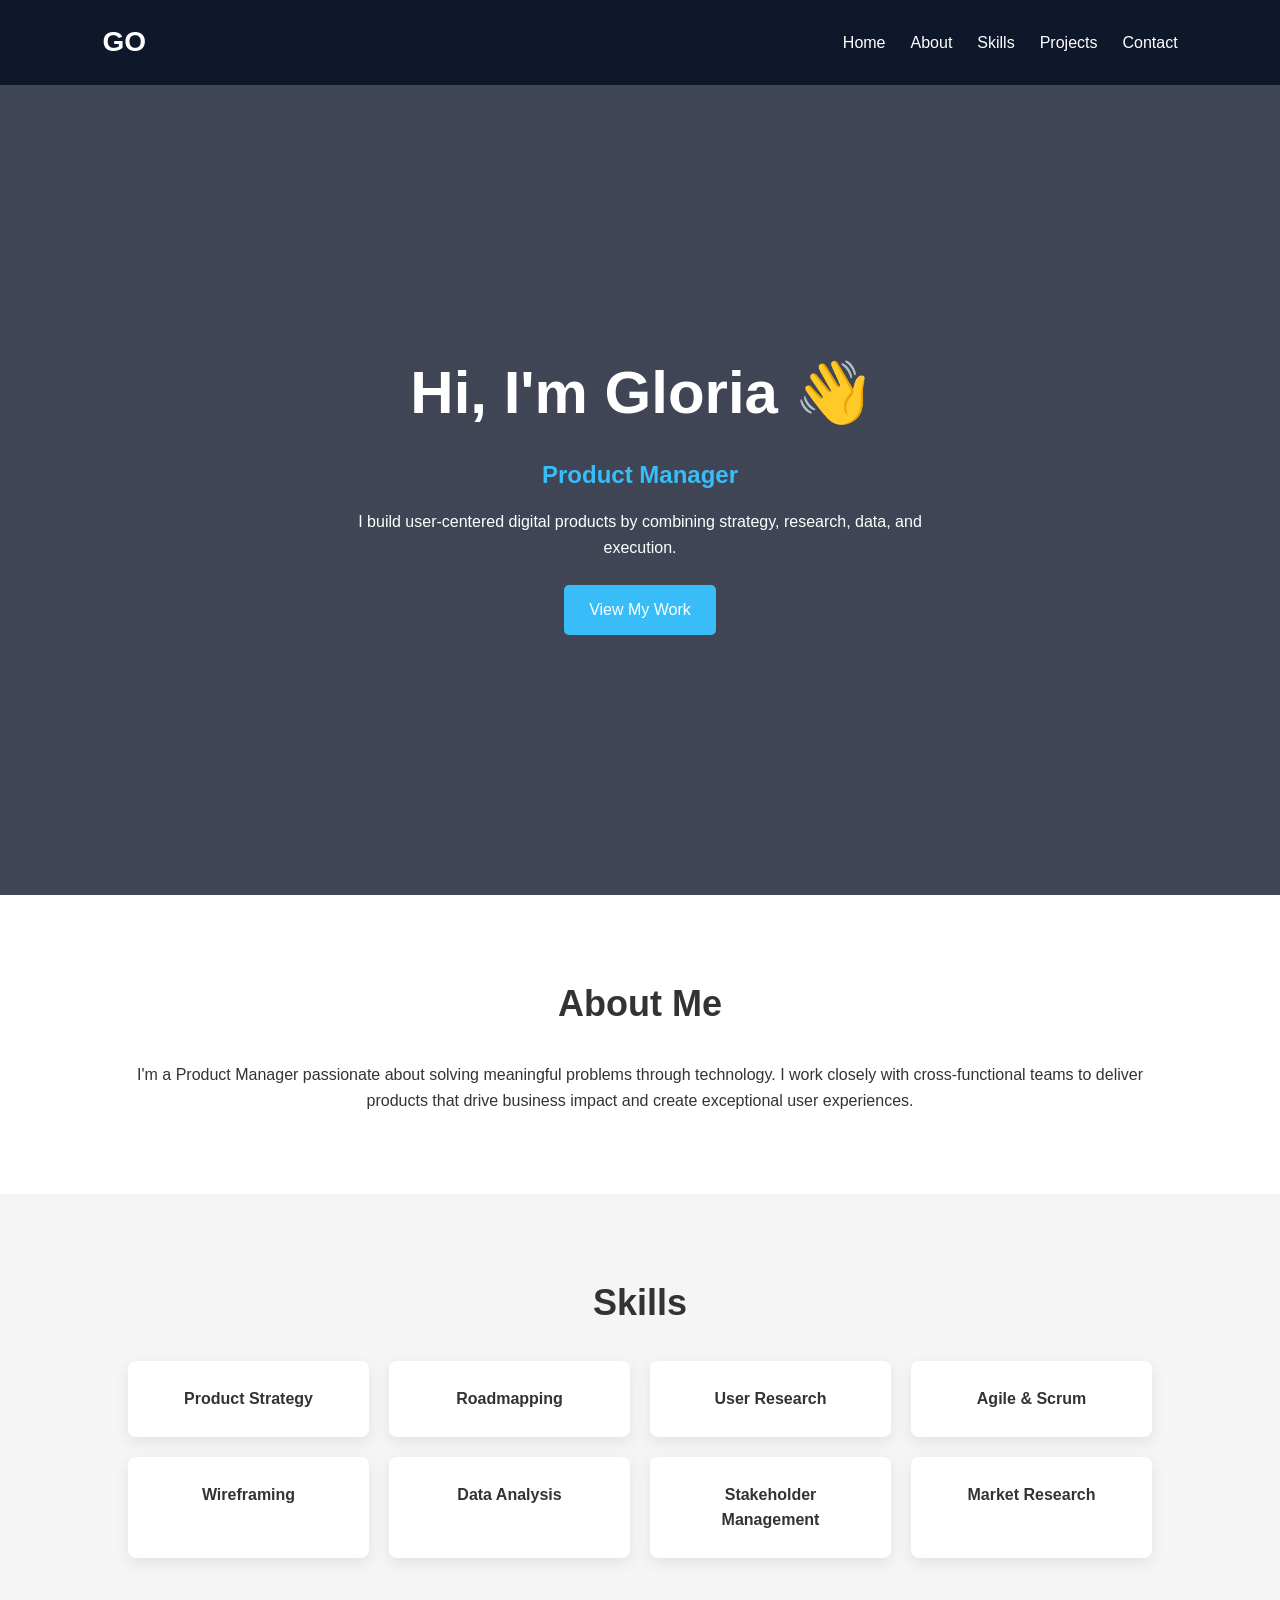
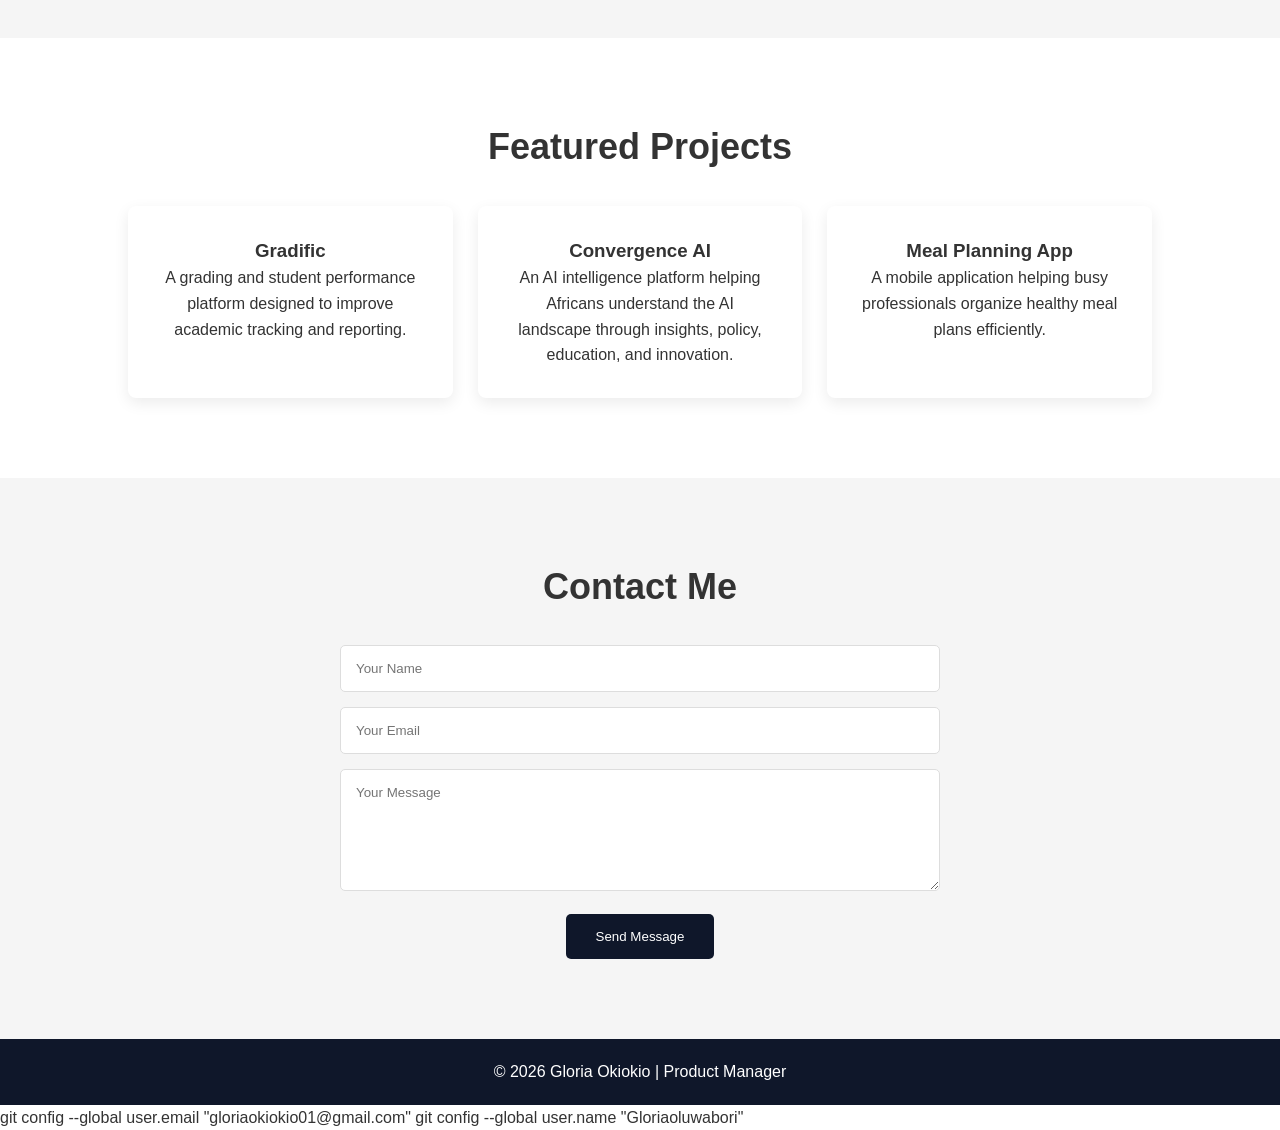
<file: index.html>
<!DOCTYPE html>
<html lang="en">
<head>
    <meta charset="UTF-8">
    <meta name="viewport" content="width=device-width, initial-scale=1.0">
    <title>Gloria Okiokio pm | Product Manager</title>
    <link rel="stylesheet" href="portfolio.css">
</head>
<body>

    <!-- Navigation -->
    <header>
        <nav class="navbar">
            <div class="logo">GO</div>

            <div class="hamburger" id="hamburger">
                ☰
            </div>

            <ul class="nav-links" id="nav-links">
                <li><a href="#home">Home</a></li>
                <li><a href="#about">About</a></li>
                <li><a href="#skills">Skills</a></li>
                <li><a href="#projects">Projects</a></li>
                <li><a href="#contact">Contact</a></li>
            </ul>
        </nav>
    </header>

    <!-- Hero -->
    <section id="home" class="hero">
        <div class="hero-content">
            <h1>Hi, I'm Gloria 👋</h1>
            <h2>Product Manager</h2>
            <p>
                I build user-centered digital products by combining
                strategy, research, data, and execution.
            </p>

            <a href="#projects" class="btn">View My Work</a>
        </div>
    </section>

    <!-- About -->
    <section id="about" class="section">
        <h2>About Me</h2>

        <p>
            I'm a Product Manager passionate about solving meaningful
            problems through technology. I work closely with
            cross-functional teams to deliver products that drive
            business impact and create exceptional user experiences.
        </p>
    </section>

    <!-- Skills -->
    <section id="skills" class="section gray">
        <h2>Skills</h2>

        <div class="skills-grid">
            <div class="skill-card">Product Strategy</div>
            <div class="skill-card">Roadmapping</div>
            <div class="skill-card">User Research</div>
            <div class="skill-card">Agile & Scrum</div>
            <div class="skill-card">Wireframing</div>
            <div class="skill-card">Data Analysis</div>
            <div class="skill-card">Stakeholder Management</div>
            <div class="skill-card">Market Research</div>
        </div>
    </section>

    <!-- Projects -->
    <section id="projects" class="section">

        <h2>Featured Projects</h2>

        <div class="projects-grid">

            <div class="project-card">
                <h3>Gradific</h3>
                <p>
                    A grading and student performance platform designed
                    to improve academic tracking and reporting.
                </p>
            </div>

            <div class="project-card">
                <h3>Convergence AI</h3>
                <p>
                    An AI intelligence platform helping Africans
                    understand the AI landscape through insights,
                    policy, education, and innovation.
                </p>
            </div>

            <div class="project-card">
                <h3>Meal Planning App</h3>
                <p>
                    A mobile application helping busy professionals
                    organize healthy meal plans efficiently.
                </p>
            </div>

        </div>
    </section>

    <!-- Contact -->
    <section id="contact" class="section gray">

        <h2>Contact Me</h2>

        <form id="contact-form">

            <input type="text" placeholder="Your Name" required>

            <input type="email" placeholder="Your Email" required>

            <textarea placeholder="Your Message" rows="6" required></textarea>

            <button type="submit">Send Message</button>

        </form>

    </section>

    <!-- Footer -->
    <footer>
        <p>© 2026 Gloria Okiokio | Product Manager</p>
    </footer>

    <script src="portfolio.js"></script>

</body>
</html>

git config --global user.email "gloriaokiokio01@gmail.com"
git config --global user.name "Gloriaoluwabori"
</file>
<file: portfolio.css>
* {
    margin: 0;
    padding: 0;
    box-sizing: border-box;
    font-family: Arial, sans-serif;
}

html {
    scroll-behavior: smooth;
}

body {
    line-height: 1.6;
    color: #333;
}

/* Navigation */

.navbar {
    display: flex;
    justify-content: space-between;
    align-items: center;
    padding: 20px 8%;
    background: #0f172a;
    color: white;
    position: sticky;
    top: 0;
    z-index: 100;
}

.logo {
    font-size: 28px;
    font-weight: bold;
}

.nav-links {
    display: flex;
    list-style: none;
    gap: 25px;
}

.nav-links a {
    color: white;
    text-decoration: none;
}

.nav-links a:hover {
    color: #38bdf8;
}

.hamburger {
    display: none;
    cursor: pointer;
    font-size: 28px;
}

/* Hero */

.hero {
    height: 90vh;
    background: linear-gradient(
        rgba(15,23,42,.8),
        rgba(15,23,42,.8)
    ),
    url("https://images.unsplash.com/photo-1552664730-d307ca884978?q=80&w=1600");
    background-size: cover;
    background-position: center;

    display: flex;
    justify-content: center;
    align-items: center;

    text-align: center;
    color: white;
}

.hero h1 {
    font-size: 60px;
}

.hero h2 {
    color: #38bdf8;
    margin: 15px 0;
}

.hero p {
    max-width: 600px;
    margin: auto;
}

.btn {
    display: inline-block;
    margin-top: 25px;
    background: #38bdf8;
    color: white;
    text-decoration: none;
    padding: 12px 25px;
    border-radius: 5px;
}

/* Sections */

.section {
    padding: 80px 10%;
    text-align: center;
}

.section h2 {
    margin-bottom: 30px;
    font-size: 36px;
}

.gray {
    background: #f5f5f5;
}

/* Skills */

.skills-grid {
    display: grid;
    grid-template-columns: repeat(auto-fit,minmax(220px,1fr));
    gap: 20px;
}

.skill-card {
    background: white;
    padding: 25px;
    border-radius: 8px;
    font-weight: bold;
    box-shadow: 0 5px 15px rgba(0,0,0,.08);
}

/* Projects */

.projects-grid {
    display: grid;
    grid-template-columns: repeat(auto-fit,minmax(280px,1fr));
    gap: 25px;
}

.project-card {
    background: white;
    padding: 30px;
    border-radius: 8px;
    box-shadow: 0 5px 15px rgba(0,0,0,.08);
    transition: .3s;
}

.project-card:hover {
    transform: translateY(-8px);
}

/* Contact */

form {
    max-width: 600px;
    margin: auto;
}

input,
textarea {
    width: 100%;
    padding: 15px;
    margin-bottom: 15px;
    border: 1px solid #ddd;
    border-radius: 5px;
}

button {
    background: #0f172a;
    color: white;
    border: none;
    padding: 15px 30px;
    cursor: pointer;
    border-radius: 5px;
}

button:hover {
    background: #1e293b;
}

/* Footer */

footer {
    background: #0f172a;
    color: white;
    text-align: center;
    padding: 20px;
}

/* Mobile */

@media(max-width:768px){

    .hamburger {
        display: block;
    }

    .nav-links {
        display: none;
        flex-direction: column;
        position: absolute;
        top: 70px;
        left: 0;
        width: 100%;
        background: #0f172a;
        padding: 20px;
        text-align: center;
    }

    .nav-links.active {
        display: flex;
    }

    .hero h1 {
        font-size: 40px;
    }

}
</file>
